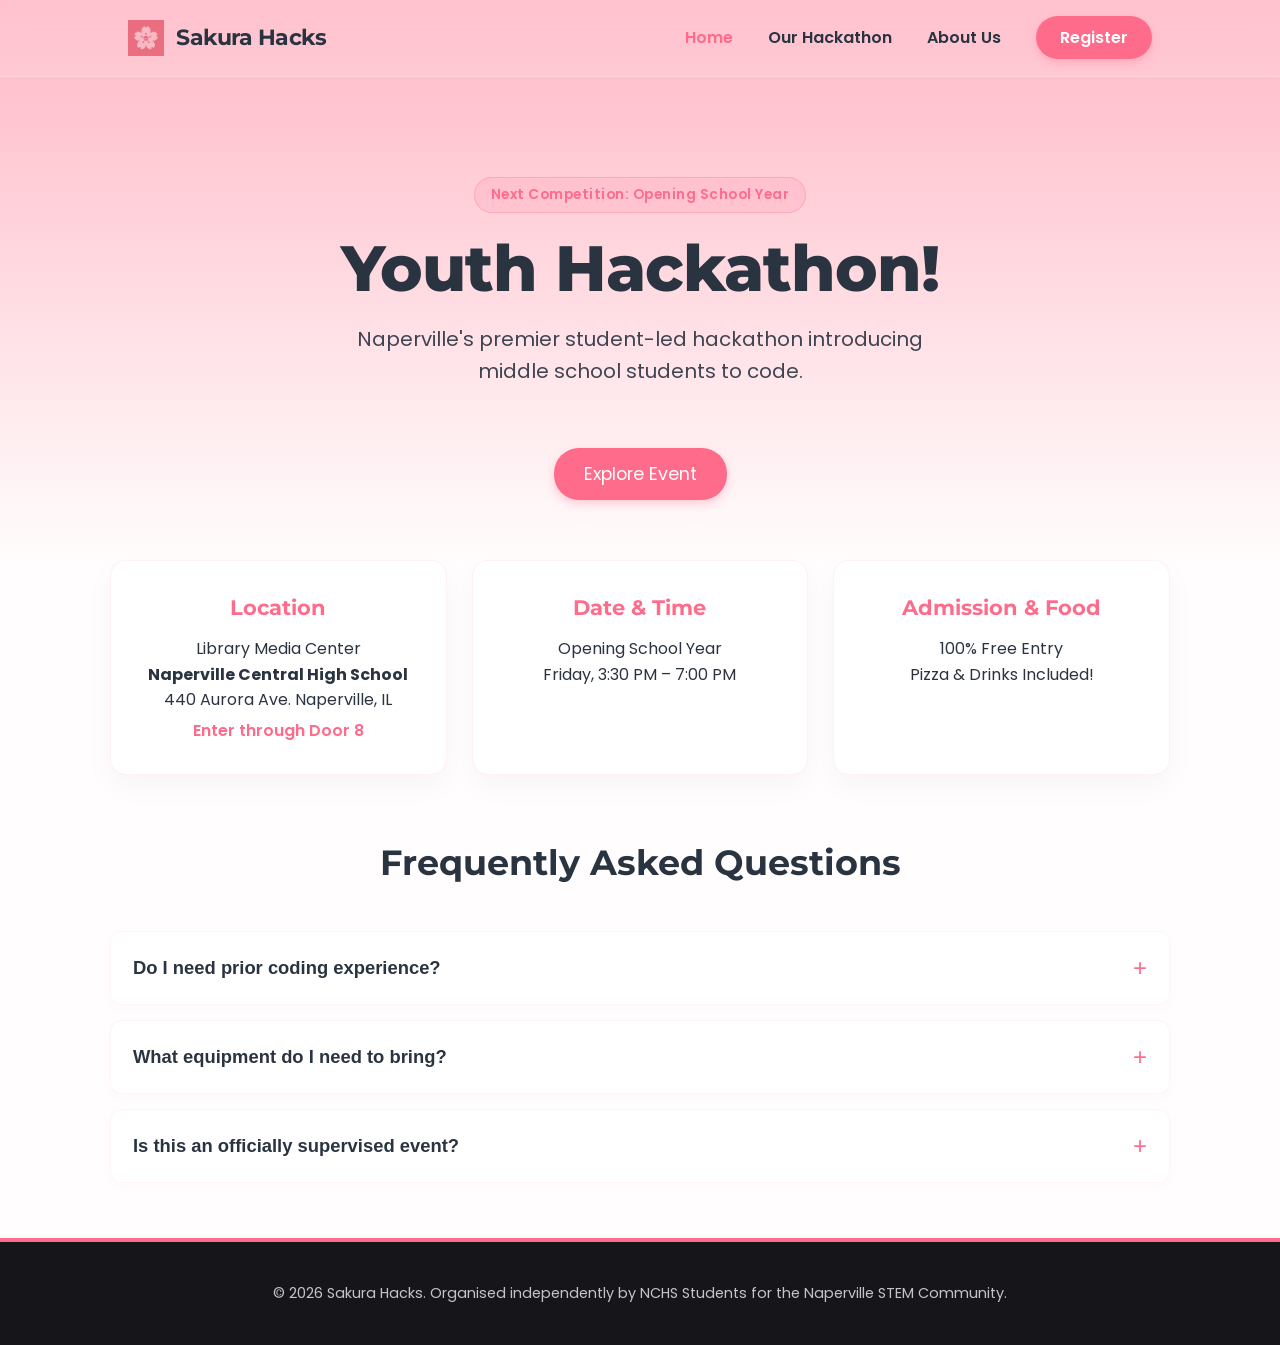
<file: index.html>
<!DOCTYPE html>
<html lang="en">
<head>
    <meta charset="UTF-8">
    <meta name="viewport" content="width=device-width, initial-scale=1.0">
    <title>Sakura Hacks | Home</title>
    <link rel="icon" type="image/png" href="images/logo.png">
    <link rel="stylesheet" href="style.css">
    <script src="script.js" defer></script>
</head>
<body>

    <header>
        <a href="index.html" class="logo-container">
            <img src="images/logo.png" alt="Sakura Hacks Logo" style="width: 36px; height: 36px; object-fit: contain;">
            <span class="logo-text">Sakura Hacks</span>
        </a>
        <nav>
            <ul>
                <li class="active-tab"><a href="index.html">Home</a></li>
                <li><a href="hackathon.html">Our Hackathon</a></li>
                <li><a href="about.html">About Us</a></li>
                <li><a href="https://forms.google.com" target="_blank" class="cta-btn">Register</a></li>
            </ul>
        </nav>
    </header>

    <div class="container">
        <section class="hero">
            <div class="status-tag">Next Competition: Opening School Year</div>
            <h1 class="six-letter-desc">Youth Hackathon!</h1>
            <p>Naperville's premier student-led hackathon introducing middle school students to code.</p>
            <br>
            <a href="hackathon.html" class="cta-btn" style="font-size: 1.1rem; padding: 12px 30px; display: inline-block;">Explore Event</a>
        </section>

        <section class="info-grid">
            <div class="info-card">
                <h3>Location</h3>
                <p>Library Media Center<br><b>Naperville Central High School</b><br>440 Aurora Ave. Naperville, IL<br><span style="color: var(--deep-blossom); font-weight: 600; display: inline-block; margin-top: 5px;">Enter through Door 8</span></p>
            </div>
            <div class="info-card">
                <h3>Date &amp; Time</h3>
                <p>Opening School Year<br>Friday, 3:30 PM – 7:00 PM</p>
            </div>
            <div class="info-card">
                <h3>Admission &amp; Food</h3>
                <p>100% Free Entry<br>Pizza &amp; Drinks Included!</p>
            </div>
        </section>

        <section class="faq-section">
            <h2 class="section-title">Frequently Asked Questions</h2>
            <div class="accordion-container">
                <div class="accordion-item">
                    <button class="accordion-header">Do I need prior coding experience?</button>
                    <div class="accordion-content">
                        <p>Not at all! Our entry track is explicitly built for students who have never typed code before. You will use approachable block-based systems with high school mentors guiding you the entire time.</p>
                    </div>
                </div>
                <div class="accordion-item">
                    <button class="accordion-header">What equipment do I need to bring?</button>
                    <div class="accordion-content">
                        <p>Please bring your school-issued Chromebook or a personal laptop along with its power charger. Everything else, including technical templates, worksheets, and food, is fully covered.</p>
                    </div>
                </div>
                <div class="accordion-item">
                    <button class="accordion-header">Is this an officially supervised event?</button>
                    <div class="accordion-content">
                        <p>Yes. The hackathon takes place entirely on campus within the library and is supervised directly by an official NCHS faculty sponsor alongside background-vetted high school leadership mentors.</p>
                    </div>
                </div>
            </div>
        </section>
    </div>

    <footer>
        <p>&copy; 2026 Sakura Hacks. Organised independently by NCHS Students for the Naperville STEM Community.</p>
    </footer>

</body>
</html>
</file>
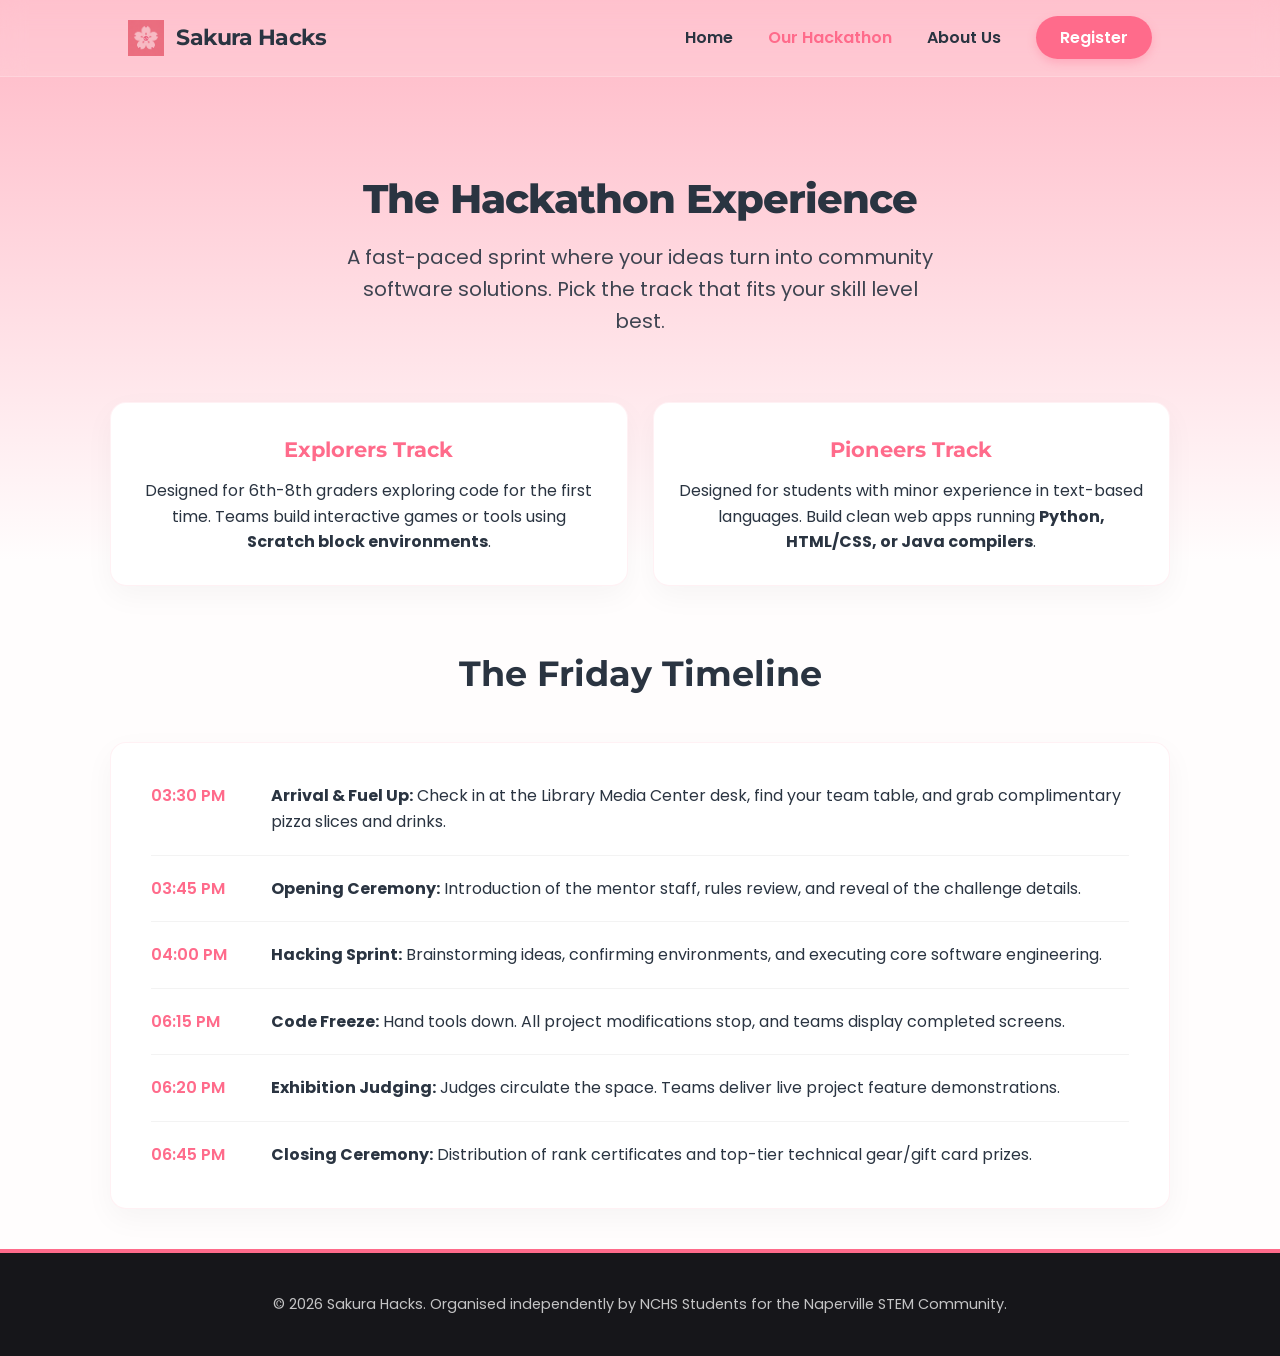
<file: hackathon.html>
<!DOCTYPE html>
<html lang="en">
<head>
    <meta charset="UTF-8">
    <meta name="viewport" content="width=device-width, initial-scale=1.0">
    <title>Sakura Hacks | Our Hackathon</title>
    <link rel="icon" type="image/png" href="images/logo.png">
    <link rel="stylesheet" href="style.css">
    <script src="script.js" defer></script>
</head>
<body>

    <header>
        <a href="index.html" class="logo-container">
            <img src="images/logo.png" alt="Sakura Hacks Logo" style="width: 36px; height: 36px; object-fit: contain;">
            <span class="logo-text">Sakura Hacks</span>
        </a>
        <nav>
            <ul>
                <li><a href="index.html">Home</a></li>
                <li class="active-tab"><a href="hackathon.html">Our Hackathon</a></li>
                <li><a href="about.html">About Us</a></li>
                <li><a href="https://forms.google.com" target="_blank" class="cta-btn">Register</a></li>
            </ul>
        </nav>
    </header>

    <div class="container">
        <section class="hero" style="padding-bottom: 10px;">
            <h1 class="six-letter-desc" style="font-size: 2.5rem;">The Hackathon Experience</h1>
            <p>A fast-paced sprint where your ideas turn into community software solutions. Pick the track that fits your skill level best.</p>
        </section>

        <section class="info-grid">
            <div class="info-card">
                <h3>Explorers Track</h3>
                <p>Designed for 6th-8th graders exploring code for the first time. Teams build interactive games or tools using <b>Scratch block environments</b>.</p>
            </div>
            <div class="info-card">
                <h3>Pioneers Track</h3>
                <p>Designed for students with minor experience in text-based languages. Build clean web apps running <b>Python, HTML/CSS, or Java compilers</b>.</p>
            </div>
        </section>

        <section class="schedule-section">
            <h2 class="section-title">The Friday Timeline</h2>
            <div class="timeline">
                <div class="timeline-item">
                    <div class="time">03:30 PM</div>
                    <div><b>Arrival &amp; Fuel Up:</b> Check in at the Library Media Center desk, find your team table, and grab complimentary pizza slices and drinks.</div>
                </div>
                <div class="timeline-item">
                    <div class="time">03:45 PM</div>
                    <div><b>Opening Ceremony:</b> Introduction of the mentor staff, rules review, and reveal of the challenge details.</div>
                </div>
                <div class="timeline-item">
                    <div class="time">04:00 PM</div>
                    <div><b>Hacking Sprint:</b> Brainstorming ideas, confirming environments, and executing core software engineering.</div>
                </div>
                <div class="timeline-item">
                    <div class="time">06:15 PM</div>
                    <div><b>Code Freeze:</b> Hand tools down. All project modifications stop, and teams display completed screens.</div>
                </div>
                <div class="timeline-item">
                    <div class="time">06:20 PM</div>
                    <div><b>Exhibition Judging:</b> Judges circulate the space. Teams deliver live project feature demonstrations.</div>
                </div>
                <div class="timeline-item">
                    <div class="time">06:45 PM</div>
                    <div><b>Closing Ceremony:</b> Distribution of rank certificates and top-tier technical gear/gift card prizes.</div>
                </div>
            </div>
        </section>
    </div>

    <footer>
        <p>&copy; 2026 Sakura Hacks. Organised independently by NCHS Students for the Naperville STEM Community.</p>
    </footer>

</body>
</html>
</file>
<file: style.css>
@import url('https://fonts.googleapis.com/css2?family=Montserrat:wght@700;800&family=Poppins:wght@400;600&display=swap');

:root {
    --sakura-pink: #FFB7C5;
    --deep-blossom: #FF6B8B;
    --cloud-white: #FFFDFD;
    --matte-black: #16161A;
    --text-dark: #2A3441;
}

* {
    margin: 0;
    padding: 0;
    box-sizing: border-box;
}

body {
    font-family: 'Poppins', sans-serif;
    color: var(--text-dark);
    line-height: 1.6;
    background: linear-gradient(180deg, var(--sakura-pink) 0%, var(--cloud-white) 35rem);
    background-repeat: no-repeat;
    background-color: var(--cloud-white);
    min-height: 100vh;
    display: flex;
    flex-direction: column;
}

header {
    display: flex;
    justify-content: space-between;
    align-items: center;
    padding: 20px 10%;
    background-color: rgba(255, 255, 255, 0.15);
    backdrop-filter: blur(12px);
    -webkit-backdrop-filter: blur(12px);
    position: sticky;
    top: 0;
    z-index: 1000;
    border-bottom: 1px solid rgba(255, 255, 255, 0.2);
}

.logo-container {
    display: flex;
    align-items: center;
    gap: 12px;
    text-decoration: none;
}

.logo-text {
    font-family: 'Montserrat', sans-serif;
    font-weight: 700;
    font-size: 1.4rem;
    color: var(--text-dark);
    letter-spacing: -0.5px;
}

nav ul {
    display: flex;
    list-style: none;
    gap: 35px;
    align-items: center;
}

nav a {
    text-decoration: none;
    color: var(--text-dark);
    font-weight: 600;
    font-size: 1rem;
    cursor: pointer;
    transition: color 0.2s ease;
}

nav a:hover, nav li.active-tab a {
    color: var(--deep-blossom);
}

.cta-btn {
    background-color: var(--deep-blossom);
    color: white !important;
    padding: 10px 24px;
    border-radius: 25px;
    box-shadow: 0 4px 10px rgba(255, 107, 139, 0.3);
    transition: transform 0.2s ease, background-color 0.2s ease, box-shadow 0.2s ease;
    text-decoration: none;
}

.cta-btn:hover {
    background-color: #e25473;
    transform: translateY(-1px);
    box-shadow: 0 6px 14px rgba(255, 107, 139, 0.4);
}

.container {
    max-width: 1100px;
    width: 100%;
    margin: 0 auto;
    padding: 40px 20px;
    flex: 1;
    animation: fadeIn 0.4s ease forwards;
}

@keyframes fadeIn {
    from { opacity: 0; transform: translateY(10px); }
    to { opacity: 1; transform: translateY(0); }
}

.hero {
    text-align: center;
    padding: 60px 20px 40px 20px;
}

.status-tag {
    display: inline-flex;
    align-items: center;
    background-color: rgba(255, 107, 139, 0.12);
    border: 1px solid rgba(255, 107, 139, 0.3);
    color: var(--deep-blossom);
    padding: 6px 16px;
    border-radius: 20px;
    font-size: 0.85rem;
    font-weight: 600;
    margin-bottom: 20px;
    letter-spacing: 0.5px;
}

.six-letter-desc {
    font-family: 'Montserrat', sans-serif;
    font-size: 4rem;
    font-weight: 800;
    letter-spacing: -1px;
    color: var(--text-dark);
    line-height: 1.1;
    margin-bottom: 20px;
}

.hero p {
    font-size: 1.25rem;
    max-width: 600px;
    margin: 0 auto 35px auto;
    color: var(--text-dark);
    opacity: 0.9;
}

.info-grid {
    display: grid;
    grid-template-columns: repeat(auto-fit, minmax(280px, 1fr));
    gap: 25px;
    margin-top: 20px;
}

.info-card {
    background: white;
    padding: 30px 25px;
    border-radius: 16px;
    box-shadow: 0 10px 30px rgba(0,0,0,0.04);
    border: 1px solid rgba(255, 183, 197, 0.2);
    text-align: center;
}

.info-card h3 {
    margin-bottom: 12px;
    font-family: 'Montserrat', sans-serif;
    color: var(--deep-blossom);
    font-size: 1.3rem;
}

.schedule-section, .faq-section {
    margin-top: 60px;
}

.section-title {
    text-align: center;
    margin-bottom: 40px;
    font-family: 'Montserrat', sans-serif;
    font-size: 2.2rem;
}

.timeline {
    background: white;
    padding: 20px 40px;
    border-radius: 16px;
    box-shadow: 0 10px 30px rgba(0,0,0,0.04);
    border: 1px solid rgba(255, 183, 197, 0.2);
}

.timeline-item {
    display: flex;
    padding: 20px 0;
    border-bottom: 1px solid #f3f3f3;
}

.timeline-item:last-child {
    border-bottom: none;
}

.time {
    font-weight: 600;
    color: var(--deep-blossom);
    width: 120px;
    flex-shrink: 0;
}

.accordion-item {
    background: white;
    margin-bottom: 15px;
    border-radius: 12px;
    box-shadow: 0 4px 15px rgba(0,0,0,0.02);
    border: 1px solid rgba(255, 183, 197, 0.15);
    overflow: hidden;
}

.accordion-header {
    width: 100%;
    background: none;
    border: none;
    text-align: left;
    padding: 22px;
    font-size: 1.15rem;
    font-weight: 600;
    color: var(--text-dark);
    cursor: pointer;
    display: flex;
    justify-content: space-between;
    align-items: center;
}

.accordion-header:hover {
    background-color: rgba(255, 183, 197, 0.05);
}

.accordion-header::after {
    content: '+';
    font-size: 1.5rem;
    font-weight: 400;
    color: var(--deep-blossom);
    transition: transform 0.2s ease;
}

.accordion-item.active .accordion-header::after {
    transform: rotate(45deg);
}

.accordion-content {
    max-height: 0;
    overflow: hidden;
    transition: max-height 0.3s cubic-bezier(0, 1, 0, 1);
    padding: 0 22px;
}

.accordion-item.active .accordion-content {
    padding: 0 22px 22px 22px;
    max-height: 3000px;
    transition: max-height 0.3s cubic-bezier(1, 0, 1, 0);
}

.founders-grid {
    display: grid;
    grid-template-columns: repeat(auto-fit, minmax(320px, 1fr));
    gap: 40px;
    margin-top: 40px;
}

.founder-card {
    background: white;
    border-radius: 16px;
    box-shadow: 0 10px 30px rgba(0,0,0,0.04);
    border: 1px solid rgba(255, 183, 197, 0.2);
    text-align: center;
    padding: 40px 30px;
}

.avatar-frame {
    width: 140px;
    height: 140px;
    border-radius: 50%;
    background-color: #ffeef1;
    border: 4px solid var(--sakura-pink);
    margin: 0 auto 25px auto;
    position: relative;
    display: flex;
    align-items: center;
    justify-content: center;
    overflow: hidden;
}

.avatar-img {
    width: 100%;
    height: 100%;
    object-fit: cover;
    position: absolute;
    top: 0;
    left: 0;
    z-index: 2;
}

.avatar-fallback {
    font-family: 'Montserrat', sans-serif;
    font-size: 2.5rem;
    color: var(--deep-blossom);
    font-weight: 700;
    z-index: 1;
}

.founder-title {
    color: var(--deep-blossom);
    font-weight: 600;
    font-size: 0.95rem;
    text-transform: uppercase;
    letter-spacing: 1px;
    margin-top: 4px;
    margin-bottom: 15px;
}

footer {
    text-align: center;
    padding: 40px 20px;
    background-color: var(--matte-black);
    color: rgba(255, 255, 255, 0.75);
    font-size: 0.9rem;
    border-top: 4px solid var(--deep-blossom);
    margin-top: auto;
}

@media(max-width: 768px) {
    header { padding: 20px 5%; flex-direction: column; gap: 15px; }
    .six-letter-desc { font-size: 3rem; }
    nav ul { gap: 20px; }
}

body::before, body::after {
    content: "🌸";
    position: fixed;
    top: -10%;
    z-index: 9999;
    user-select: none;
    pointer-events: none;
    font-size: 1.5rem;
    animation: fall linear infinite;
}

body::before {
    left: 20%;
    animation-duration: 10s;
    opacity: 0.8;
}

body::after {
    left: 70%;
    animation-duration: 10s;
    animation-delay: 0.4s;
    opacity: 0.6;
    font-size: 1.2rem;
}

html::before {
    content: "🌸";
    position: fixed;
    top: -10%;
    left: 45%;
    z-index: 9999;
    user-select: none;
    pointer-events: none;
    font-size: 1.4rem;
    animation: fall 10s linear infinite;
    animation-delay: 0.8s;
    opacity: 0.7;
}

@keyframes fall {
    0% {
        top: -10%;
        transform: translateX(0) rotate(0deg);
    }
    50% {
        transform: translateX(40px) rotate(180deg);
    }
    100% {
        top: 110%;
        transform: translateX(-20px) rotate(360deg);
    }
}
</file>
